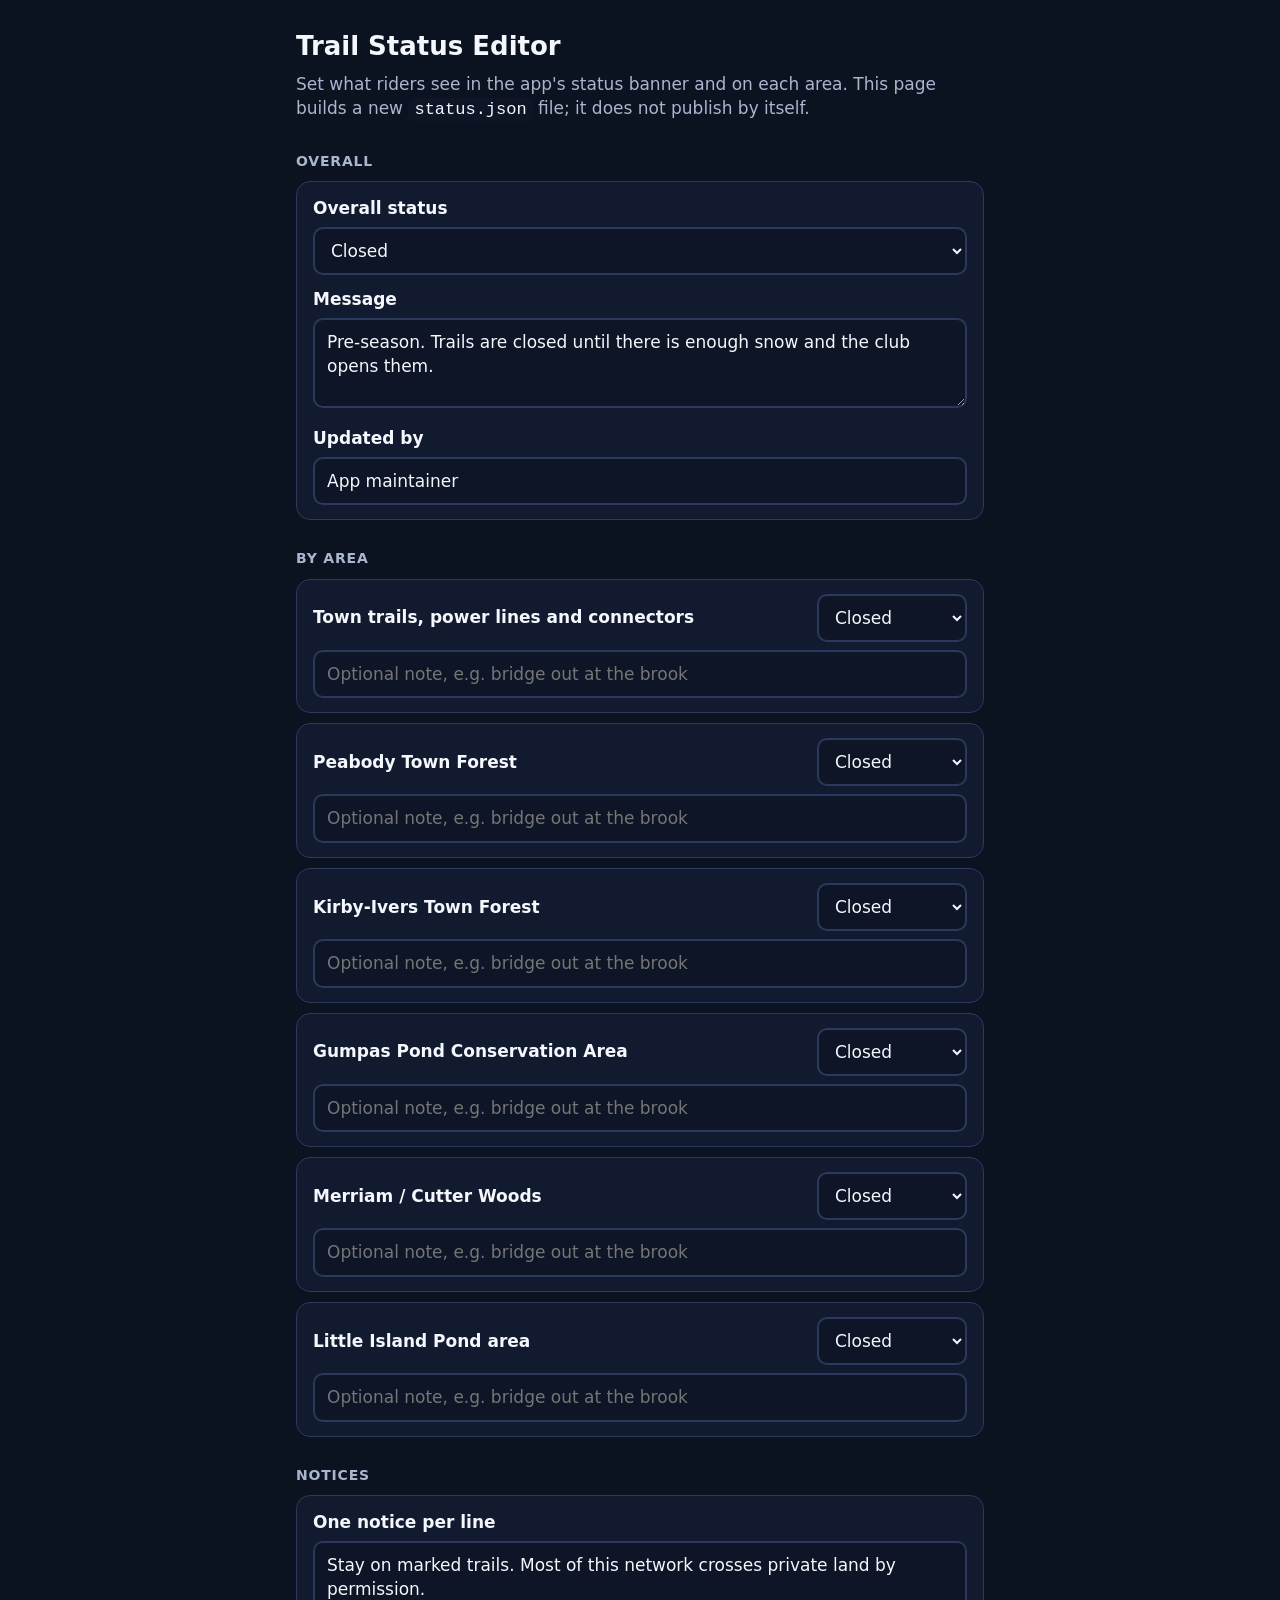
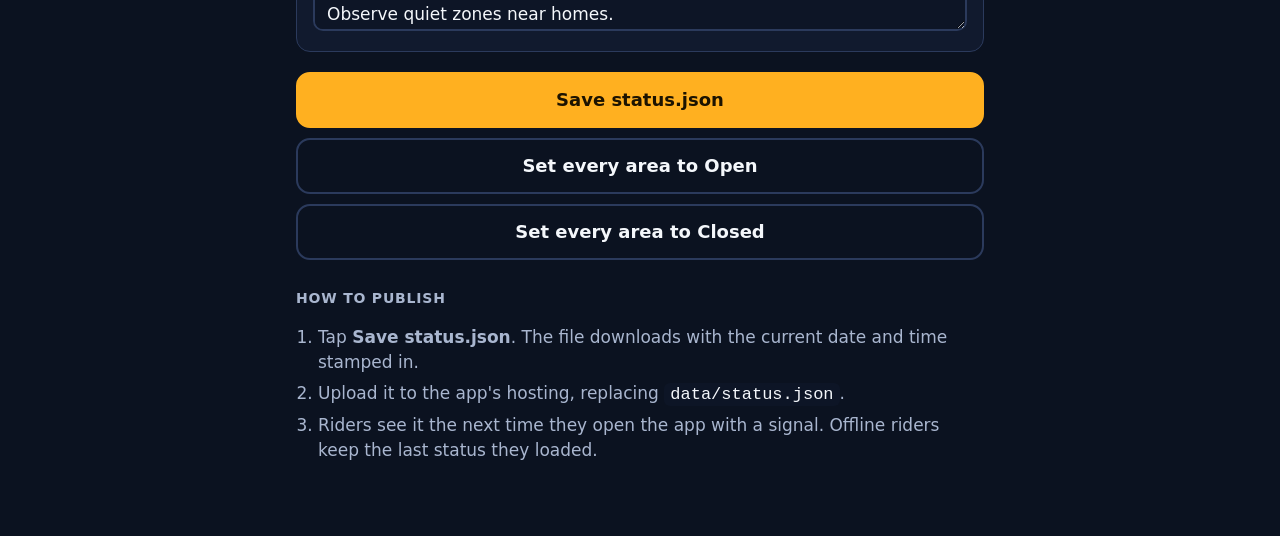
<file: ride/admin.html>
<!doctype html>
<html lang="en">
<head>
<meta charset="utf-8">
<meta name="viewport" content="width=device-width, initial-scale=1">
<title>Trail Status Editor</title>
<meta name="robots" content="noindex">
<style>
  :root { --bg:#0b1220; --panel:#111a2e; --line:#2b3a5c; --text:#f4f7fb; --muted:#a9b6cf; --accent:#ffb020; }
  * { box-sizing: border-box; }
  body { margin: 0; background: var(--bg); color: var(--text); font: 17px/1.45 system-ui, -apple-system, "Segoe UI", Roboto, sans-serif; }
  main { max-width: 720px; margin: 0 auto; padding: 20px 16px 60px; }
  h1 { font-size: 26px; margin: 8px 0 4px; } h2 { font-size: 14px; text-transform: uppercase; letter-spacing: .8px; color: var(--muted); margin: 28px 0 8px; }
  p { color: var(--muted); margin: 6px 0 12px; }
  .card { background: var(--panel); border: 1px solid var(--line); border-radius: 14px; padding: 14px 16px; margin: 10px 0; }
  label { display: block; font-weight: 600; margin-bottom: 6px; }
  select, input, textarea { width: 100%; min-height: 48px; padding: 10px 12px; border-radius: 10px; border: 2px solid var(--line); background: #0d1526; color: var(--text); font: inherit; }
  textarea { min-height: 90px; resize: vertical; }
  .zone { display: grid; grid-template-columns: 1fr 150px; gap: 8px 12px; align-items: center; }
  .zone input { grid-column: 1 / -1; }
  button { min-height: 56px; width: 100%; border-radius: 14px; border: 2px solid var(--accent); background: var(--accent); color: #1c1300; font: inherit; font-weight: 700; font-size: 18px; cursor: pointer; margin-top: 10px; }
  button.alt { background: transparent; color: var(--text); border-color: var(--line); }
  ol { color: var(--muted); padding-left: 22px; } ol li { margin: 6px 0; } code { background: #0d1526; padding: 2px 6px; border-radius: 6px; color: var(--text); }
  @media (max-width: 480px) { .zone { grid-template-columns: 1fr; } }
</style>
</head>
<body>
<main>
  <h1>Trail Status Editor</h1>
  <p>Set what riders see in the app's status banner and on each area. This page builds a new <code>status.json</code> file; it does not publish by itself.</p>

  <h2>Overall</h2>
  <div class="card">
    <label for="oState">Overall status</label>
    <select id="oState"></select>
    <label for="oMsg" style="margin-top:12px">Message</label>
    <textarea id="oMsg" placeholder="e.g. Trails open. Thin cover on the power lines, ride with caution."></textarea>
    <label for="by" style="margin-top:12px">Updated by</label>
    <input id="by" placeholder="Your name">
  </div>

  <h2>By area</h2>
  <div id="zones"></div>

  <h2>Notices</h2>
  <div class="card">
    <label for="notices">One notice per line</label>
    <textarea id="notices"></textarea>
  </div>

  <button id="save">Save status.json</button>
  <button id="allOpen" class="alt">Set every area to Open</button>
  <button id="allClosed" class="alt">Set every area to Closed</button>

  <h2>How to publish</h2>
  <ol>
    <li>Tap <b>Save status.json</b>. The file downloads with the current date and time stamped in.</li>
    <li>Upload it to the app's hosting, replacing <code>data/status.json</code>.</li>
    <li>Riders see it the next time they open the app with a signal. Offline riders keep the last status they loaded.</li>
  </ol>
</main>
<script>
(() => {
  const ZONES = { town: 'Town trails, power lines and connectors', peabody: 'Peabody Town Forest', kirby: 'Kirby-Ivers Town Forest',
    gumpas: 'Gumpas Pond Conservation Area', cutter: 'Merriam / Cutter Woods', littleisland: 'Little Island Pond area' };
  const STATES = { open: 'Open', caution: 'Caution', closed: 'Closed', unknown: 'Unknown' };
  const $ = id => document.getElementById(id);
  const opts = sel => Object.entries(STATES).map(([v, l]) => `<option value="${v}"${v === sel ? ' selected' : ''}>${l}</option>`).join('');
  function fill(s) {
    $('oState').innerHTML = opts(s.overall.state); $('oMsg').value = s.overall.message || ''; $('by').value = s.updatedBy || '';
    $('notices').value = (s.notices || []).join('\n');
    $('zones').innerHTML = Object.entries(ZONES).map(([id, label]) => {
      const z = (s.zones || {})[id] || {};
      return `<div class="card zone"><b>${label}</b><select data-z="${id}" aria-label="${label} status">${opts(z.state || s.overall.state)}</select>` +
        `<input data-n="${id}" placeholder="Optional note, e.g. bridge out at the brook" aria-label="${label} note"></div>`;
    }).join('');
    for (const id of Object.keys(ZONES)) document.querySelector(`[data-n="${id}"]`).value = ((s.zones || {})[id] || {}).note || '';
  }
  function read() {
    const zones = {};
    for (const id of Object.keys(ZONES)) zones[id] = { state: document.querySelector(`[data-z="${id}"]`).value, note: document.querySelector(`[data-n="${id}"]`).value.trim() };
    return { updated: new Date().toISOString(), updatedBy: $('by').value.trim(), overall: { state: $('oState').value, message: $('oMsg').value.trim() },
      notices: $('notices').value.split('\n').map(s => s.trim()).filter(Boolean), zones };
  }
  $('save').onclick = () => {
    const blob = new Blob([JSON.stringify(read(), null, 2) + '\n'], { type: 'application/json' });
    const a = document.createElement('a'); a.href = URL.createObjectURL(blob); a.download = 'status.json'; document.body.appendChild(a); a.click(); a.remove();
  };
  const setAll = st => { $('oState').value = st; document.querySelectorAll('[data-z]').forEach(s => s.value = st); };
  $('allOpen').onclick = () => setAll('open'); $('allClosed').onclick = () => setAll('closed');
  fetch('data/status.json', { cache: 'no-store' }).then(r => r.json()).then(fill)
    .catch(() => fill({ overall: { state: 'unknown', message: '' }, notices: [], zones: {} }));
})();
</script>
</body>
</html>
</file>
